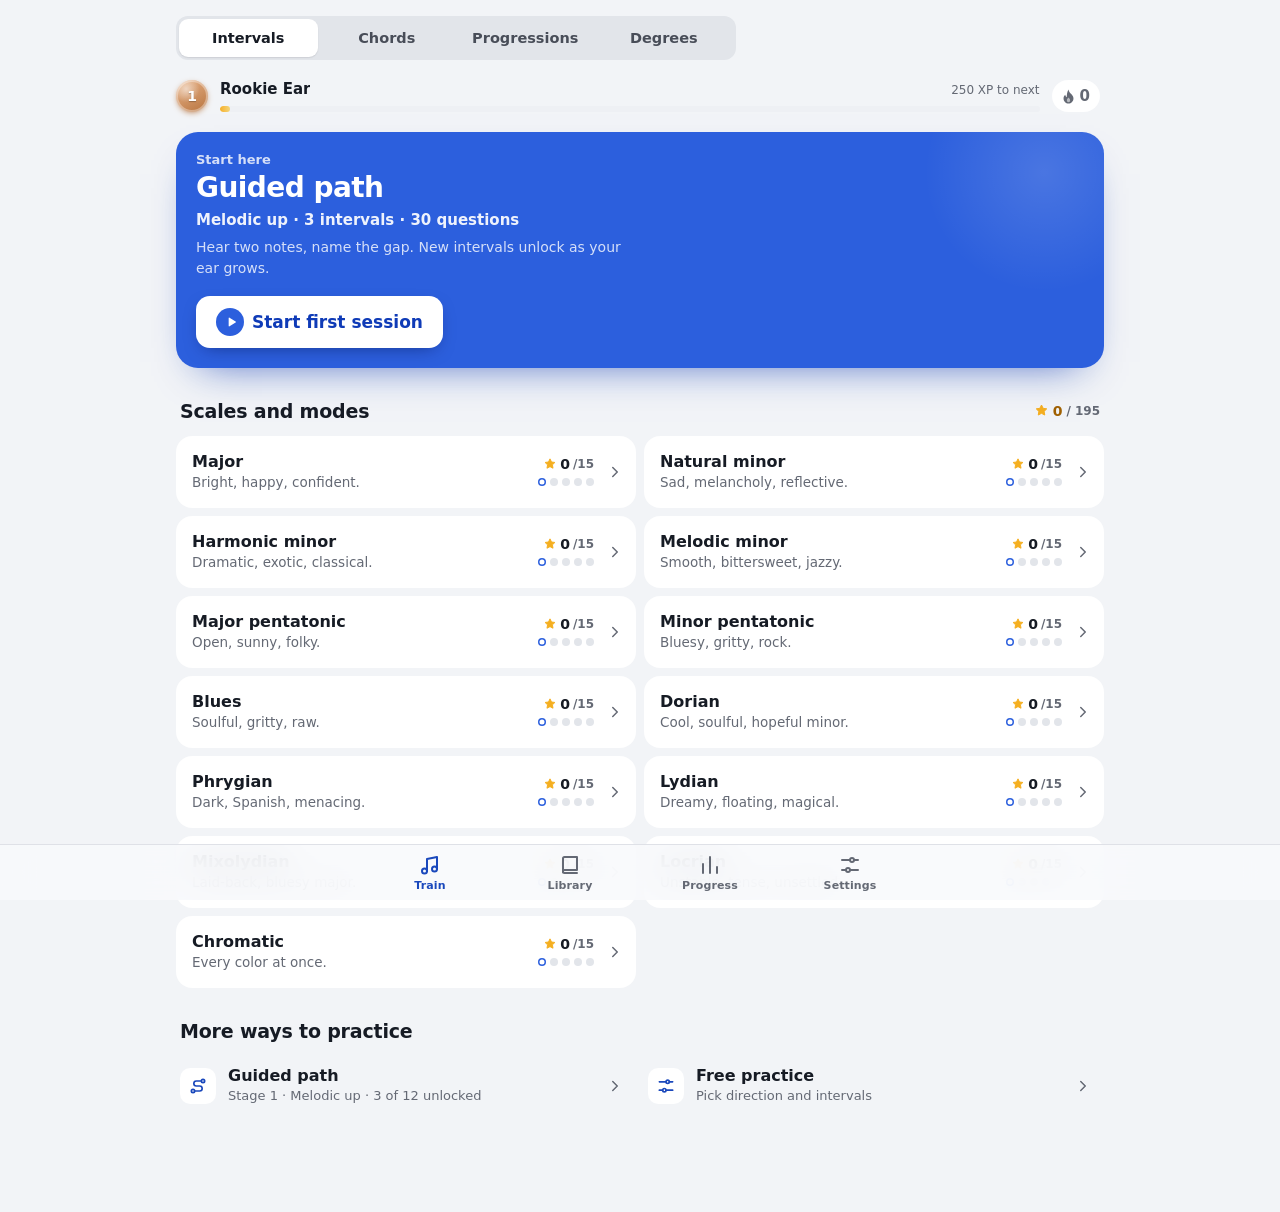
<file: index.html>
<!doctype html>
<html lang="en-US">
<head>
  <meta charset="utf-8">
  <meta name="viewport" content="width=device-width, initial-scale=1, viewport-fit=cover">
  <meta name="color-scheme" content="light dark">
  <meta name="theme-color" content="#f6f7fb" media="(prefers-color-scheme: light)">
  <meta name="theme-color" content="#0e1016" media="(prefers-color-scheme: dark)">
  <meta name="description" content="Ear training for guitarists: intervals, chords, chord progressions and scale degrees, with levels, ranks and achievements.">
  <meta name="apple-mobile-web-app-capable" content="yes">
  <meta name="mobile-web-app-capable" content="yes">
  <meta name="apple-mobile-web-app-status-bar-style" content="default">
  <meta name="apple-mobile-web-app-title" content="Intervals">
  <meta name="format-detection" content="telephone=no">
  <title>Intervals</title>
  <link rel="manifest" href="manifest.webmanifest">
  <link rel="icon" href="icons/icon.svg" type="image/svg+xml">
  <link rel="icon" href="icons/favicon-32.png" type="image/png" sizes="32x32">
  <link rel="apple-touch-icon" href="icons/apple-touch-icon.png">
  <link rel="stylesheet" href="styles.css">
</head>
<body>
  <main id="app" class="wrap" tabindex="-1"></main>

  <nav class="tabbar" aria-label="Main">
    <div class="tabbar-inner">
      <button class="tab" type="button" data-action="tab" data-tab="train">
        <svg viewBox="0 0 24 24" fill="none" stroke="currentColor" stroke-width="2" stroke-linecap="round" stroke-linejoin="round" aria-hidden="true"><path d="M9 18V6l10-2v12"/><circle cx="6.5" cy="18" r="2.5"/><circle cx="16.5" cy="16" r="2.5"/></svg>
        <span>Train</span>
      </button>
      <button class="tab" type="button" data-action="tab" data-tab="library">
        <svg viewBox="0 0 24 24" fill="none" stroke="currentColor" stroke-width="2" stroke-linecap="round" stroke-linejoin="round" aria-hidden="true"><path d="M5 19.5V5.5A1.5 1.5 0 0 1 6.5 4H19v13H6.5A1.5 1.5 0 0 0 5 18.5 1.5 1.5 0 0 0 6.5 20H19"/></svg>
        <span>Library</span>
      </button>
      <button class="tab" type="button" data-action="tab" data-tab="progress">
        <svg viewBox="0 0 24 24" fill="none" stroke="currentColor" stroke-width="2" stroke-linecap="round" stroke-linejoin="round" aria-hidden="true"><path d="M5 20V11M12 20V4M19 20v-6"/></svg>
        <span>Progress</span>
      </button>
      <button class="tab" type="button" data-action="tab" data-tab="settings">
        <svg viewBox="0 0 24 24" fill="none" stroke="currentColor" stroke-width="2" stroke-linecap="round" stroke-linejoin="round" aria-hidden="true"><path d="M4 7h8M16 7h4M4 17h4M12 17h8"/><circle cx="14" cy="7" r="2"/><circle cx="10" cy="17" r="2"/></svg>
        <span>Settings</span>
      </button>
    </div>
  </nav>

  <div class="toast" id="toast" role="status" aria-live="polite"></div>

  <script src="data/anchors.js"></script>
  <script src="audio.js"></script>
  <script src="sfx.js"></script>
  <script src="engine.js"></script>
  <script src="chords.js"></script>
  <script src="fretboard.js"></script>
  <script src="harmony.js"></script>
  <script src="progressions.js"></script>
  <script src="degrees.js"></script>
  <script src="app.js"></script>
</body>
</html>
</file>
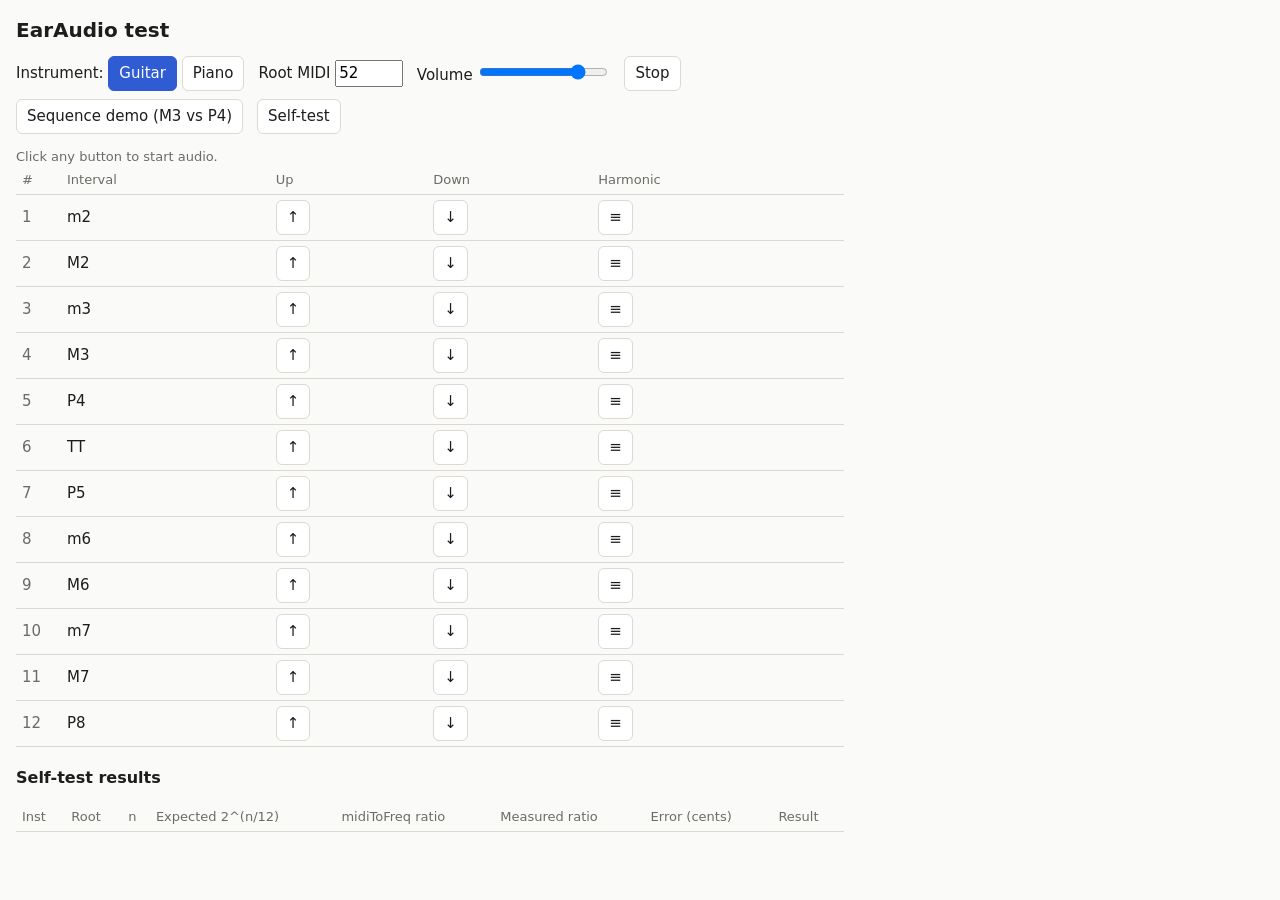
<file: audio-test.html>
<!doctype html>
<html lang="en">
<head>
<meta charset="utf-8">
<meta name="viewport" content="width=device-width, initial-scale=1">
<title>EarAudio Test</title>
<style>
  :root { --bg:#fafaf8; --fg:#1d1d1b; --mut:#6b6b66; --line:#ddd9d0; --btn:#fff; --acc:#2f5bd3; --ok:#1d7a3a; --bad:#b3261e; }
  @media (prefers-color-scheme: dark) {
    :root { --bg:#161615; --fg:#ecebe6; --mut:#9a9890; --line:#34332f; --btn:#22221f; --acc:#7b9cff; --ok:#5bc27a; --bad:#ff7a6e; }
  }
  * { box-sizing: border-box; }
  body { margin:0; padding:16px; background:var(--bg); color:var(--fg); font:15px/1.4 system-ui,-apple-system,sans-serif; max-width:860px; }
  h1 { font-size:20px; margin:0 0 12px; }
  .bar { display:flex; flex-wrap:wrap; gap:8px 14px; align-items:center; margin-bottom:14px; }
  button { font:inherit; padding:6px 10px; border:1px solid var(--line); background:var(--btn); color:var(--fg); border-radius:6px; cursor:pointer; }
  button:hover { border-color:var(--acc); }
  button.on { background:var(--acc); color:#fff; border-color:var(--acc); }
  table { border-collapse:collapse; width:100%; }
  td, th { padding:5px 6px; border-bottom:1px solid var(--line); text-align:left; }
  th { color:var(--mut); font-weight:500; font-size:13px; }
  td.n { color:var(--mut); width:3em; }
  .pass { color:var(--ok); font-weight:600; } .fail { color:var(--bad); font-weight:600; }
  #status { color:var(--mut); font-size:13px; }
  .wrap { overflow-x:auto; }
  input[type=number] { width:4.5em; font:inherit; }
</style>
</head>
<body>
<h1>EarAudio test</h1>
<div class="bar">
  <span>Instrument:
    <button id="i-guitar" class="on">Guitar</button>
    <button id="i-piano">Piano</button>
  </span>
  <label>Root MIDI <input id="root" type="number" min="40" max="64" value="52"></label>
  <label>Volume <input id="vol" type="range" min="0" max="1" step="0.01" value="0.8"></label>
  <button id="stop">Stop</button>
  <button id="seq">Sequence demo (M3 vs P4)</button>
  <button id="selftest">Self-test</button>
</div>
<div id="status">Click any button to start audio.</div>
<div class="wrap">
<table id="grid"><thead><tr><th>#</th><th>Interval</th><th>Up</th><th>Down</th><th>Harmonic</th></tr></thead><tbody></tbody></table>
</div>
<h2 style="font-size:16px;margin-top:20px">Self-test results</h2>
<div class="wrap"><table id="results"><thead><tr>
  <th>Inst</th><th>Root</th><th>n</th><th>Expected 2^(n/12)</th><th>midiToFreq ratio</th><th>Measured ratio</th><th>Error (cents)</th><th>Result</th>
</tr></thead><tbody></tbody></table></div>

<script src="audio.js"></script>
<script>
(function () {
  var NAMES = ['m2','M2','m3','M3','P4','TT','P5','m6','M6','m7','M7','P8'];
  var status = document.getElementById('status');
  function rootMidi() { return Math.max(40, Math.min(64, parseInt(document.getElementById('root').value, 10) || 52)); }

  var tbody = document.querySelector('#grid tbody');
  NAMES.forEach(function (name, i) {
    var n = i + 1, tr = document.createElement('tr');
    tr.innerHTML = '<td class="n">' + n + '</td><td>' + name + '</td>';
    ['up','down','harmonic'].forEach(function (mode) {
      var td = document.createElement('td'), b = document.createElement('button');
      b.textContent = mode === 'up' ? '↑' : mode === 'down' ? '↓' : '≡';
      b.title = name + ' ' + mode;
      b.onclick = function () {
        EarAudio.stop();
        status.textContent = 'Playing ' + name + ' ' + mode + ' on ' + EarAudio.getInstrument() + '…';
        EarAudio.playInterval(rootMidi(), n, mode).then(function (done) {
          status.textContent = done ? 'Done: ' + name + ' ' + mode : 'Stopped';
        }).catch(function (e) { status.textContent = 'Error: ' + e.message; console.error(e); });
      };
      td.appendChild(b); tr.appendChild(td);
    });
    tbody.appendChild(tr);
  });

  function setInst(name) {
    EarAudio.setInstrument(name);
    document.getElementById('i-guitar').classList.toggle('on', name === 'guitar');
    document.getElementById('i-piano').classList.toggle('on', name === 'piano');
  }
  document.getElementById('i-guitar').onclick = function () { setInst('guitar'); EarAudio.init(); };
  document.getElementById('i-piano').onclick = function () { setInst('piano'); EarAudio.init(); };
  document.getElementById('stop').onclick = function () { EarAudio.stop(); };
  document.getElementById('vol').oninput = function (e) { EarAudio.setVolume(parseFloat(e.target.value)); };
  document.getElementById('seq').onclick = function () {
    EarAudio.stop();
    status.textContent = 'Sequence: your answer (M3 up) then correct (P4 up)…';
    EarAudio.playSequence([
      { rootMidi: rootMidi(), semitones: 4, mode: 'up' },
      { rootMidi: rootMidi(), semitones: 5, mode: 'up' }
    ], 0.6).then(function (done) { status.textContent = done ? 'Sequence done' : 'Sequence stopped'; });
  };

  // ---- pitch measurement: YIN coarse estimate, then windowed DFT peak refinement on partial 1
  function yin(x, sr, fmin, fmax) {
    var maxLag = Math.floor(sr / fmin), minLag = Math.floor(sr / fmax), W = maxLag * 2;
    var d = new Float64Array(maxLag + 2), i, tau;
    for (tau = 1; tau <= maxLag + 1; tau++) {
      var s = 0; for (i = 0; i < W; i++) { var df = x[i] - x[i + tau]; s += df * df; } d[tau] = s;
    }
    var run = 0, cm = new Float64Array(maxLag + 2); cm[0] = 1;
    for (tau = 1; tau <= maxLag + 1; tau++) { run += d[tau]; cm[tau] = d[tau] * tau / (run || 1); }
    var best = -1;
    for (tau = minLag; tau <= maxLag; tau++) {
      if (cm[tau] < 0.15) { while (tau + 1 <= maxLag && cm[tau + 1] < cm[tau]) tau++; best = tau; break; }
    }
    if (best < 0) { var mv = Infinity; for (tau = minLag; tau <= maxLag; tau++) if (cm[tau] < mv) { mv = cm[tau]; best = tau; } }
    var a = cm[best - 1], b = cm[best], c = cm[best + 1], den = a - 2 * b + c;
    var t = best + (den ? 0.5 * (a - c) / den : 0);
    return sr / t;
  }
  function dftMag(x, sr, f) {
    var re = 0, im = 0, w = 2 * Math.PI * f / sr, N = x.length;
    for (var i = 0; i < N; i++) {
      var h = 0.5 - 0.5 * Math.cos(2 * Math.PI * i / (N - 1));
      re += x[i] * h * Math.cos(w * i); im -= x[i] * h * Math.sin(w * i);
    }
    return re * re + im * im;
  }
  function refine(x, sr, f0) {
    // search ±40 cents in 1-cent steps, then ±1 cent in 0.05-cent steps
    var best = f0, bm = -1, c, f, m;
    for (c = -40; c <= 40; c += 1) { f = f0 * Math.pow(2, c / 1200); m = dftMag(x, sr, f); if (m > bm) { bm = m; best = f; } }
    var base = best; bm = -1;
    for (c = -1; c <= 1.0001; c += 0.05) { f = base * Math.pow(2, c / 1200); m = dftMag(x, sr, f); if (m > bm) { bm = m; best = f; } }
    return best;
  }
  function measure(inst, midi, sr) {
    var data = EarAudio._renderNote(inst, midi, sr);
    var seg = data.subarray(Math.floor(0.08 * sr), Math.floor(0.08 * sr) + Math.floor(0.5 * sr));
    var coarse = yin(seg, sr, 60, 900);
    return refine(seg, sr, coarse);
  }

  document.getElementById('selftest').onclick = function () {
    EarAudio.init();
    status.textContent = 'Running self-test…';
    var rb = document.querySelector('#results tbody'); rb.innerHTML = '';
    setTimeout(function () {
      var sr = 48000, TOL = 2.0, pass = 0, total = 0, rows = [];
      ['guitar', 'piano'].forEach(function (inst) {
        [45, 64].forEach(function (root) {
          var fr = measure(inst, root, sr);
          for (var n = 1; n <= 12; n++) {
            var expected = Math.pow(2, n / 12);
            var theo = EarAudio.midiToFreq(root + n) / EarAudio.midiToFreq(root);
            var meas = measure(inst, root + n, sr) / fr;
            var cents = 1200 * Math.log2(meas / expected);
            var ok = Math.abs(cents) < TOL && Math.abs(theo - expected) < 1e-9;
            total++; if (ok) pass++;
            rows.push({ inst: inst, root: root, n: n, expected: +expected.toFixed(6), midiToFreq: +theo.toFixed(6), measured: +meas.toFixed(6), cents: +cents.toFixed(3), pass: ok });
            var tr = document.createElement('tr');
            tr.innerHTML = '<td>' + inst + '</td><td>' + root + '</td><td>' + n + ' ' + NAMES[n - 1] + '</td><td>' + expected.toFixed(6) +
              '</td><td>' + theo.toFixed(6) + '</td><td>' + meas.toFixed(6) + '</td><td>' + cents.toFixed(3) +
              '</td><td class="' + (ok ? 'pass' : 'fail') + '">' + (ok ? 'PASS' : 'FAIL') + '</td>';
            rb.appendChild(tr);
          }
        });
      });
      console.table(rows);
      var a4 = EarAudio.midiToFreq(69);
      console.log('midiToFreq(69) =', a4, a4 === 440 ? 'PASS' : 'FAIL');
      console.log('EarAudio self-test: ' + pass + '/' + total + ' passed (tolerance ±' + TOL + ' cents on rendered audio)');
      status.textContent = 'Self-test: ' + pass + '/' + total + ' passed (A4 = ' + a4 + ' Hz). Tolerance ±' + TOL + ' cents, measured from rendered audio.';
      window.__selfTest = { pass: pass, total: total, rows: rows };
    }, 30);
  };
})();
</script>
</body>
</html>
</file>
<file: styles.css>
/* Ear trainer: calm iOS-style skin. System type, borderless grouped surfaces, one cobalt accent + gold for stars and XP.
   Light and dark follow the system (prefers-color-scheme). Spacing scale: 4 / 8 / 12 / 16 / 24 / 32. */

:root {
  --bg: oklch(0.966 0.005 265);
  --surface: oklch(1 0 0);
  --surface-2: oklch(0.955 0.006 265);
  --surface-3: oklch(0.92 0.008 265);
  --line: oklch(0.91 0.008 265);
  --ink: oklch(0.22 0.02 265);
  --ink-2: oklch(0.42 0.02 265);
  --ink-3: oklch(0.52 0.018 265);
  --accent: oklch(0.53 0.2 264);
  --accent-press: oklch(0.47 0.2 264);
  --accent-2: oklch(0.72 0.14 245);
  --accent-soft: oklch(0.94 0.035 264);
  --accent-ink: oklch(0.45 0.19 264);
  --on-accent: #fff;
  --gold: oklch(0.8 0.16 78);
  --gold-2: oklch(0.88 0.12 92);
  --gold-ink: oklch(0.55 0.13 70);
  --gold-soft: oklch(0.95 0.05 88);
  --ok: oklch(0.62 0.16 152);
  --ok-ink: oklch(0.48 0.13 152);
  --ok-soft: oklch(0.95 0.04 152);
  --bad: oklch(0.6 0.19 25);
  --bad-ink: oklch(0.5 0.18 25);
  --bad-soft: oklch(0.95 0.03 25);
  --flame: oklch(0.7 0.18 50);
  --wood: #6e4c37;
  --shadow-1: 0 1px 2px oklch(0.2 0.02 265 / 0.06), 0 1px 1px oklch(0.2 0.02 265 / 0.04);
  --shadow-2: 0 2px 6px oklch(0.2 0.02 265 / 0.06), 0 10px 28px oklch(0.2 0.02 265 / 0.08);
  --bar-bg: oklch(0.985 0.003 265 / 0.86);
  --tabbar-h: 56px;
  --r: 16px;
  --r-lg: 22px;
  --f-ui: -apple-system, BlinkMacSystemFont, "SF Pro Text", "SF Pro", Inter, "Segoe UI", Roboto, system-ui, sans-serif;
  --f-round: ui-rounded, "SF Pro Rounded", -apple-system, BlinkMacSystemFont, "SF Pro Display", Inter, "Segoe UI", system-ui, sans-serif;
  --ease: cubic-bezier(0.22, 1, 0.36, 1);
  --ease-out: cubic-bezier(0.16, 1, 0.3, 1);
  --sat: env(safe-area-inset-top, 0px);
  --sab: env(safe-area-inset-bottom, 0px);
  --sal: env(safe-area-inset-left, 0px);
  --sar: env(safe-area-inset-right, 0px);
  --z-bar: 30;
  --z-sticky: 20;
  --z-modal: 45;
  --z-confetti: 48;
  --z-toast: 50;
  color-scheme: light dark;
}
@media (prefers-color-scheme: dark) {
  :root {
    --bg: oklch(0.16 0.01 265);
    --surface: oklch(0.205 0.012 265);
    --surface-2: oklch(0.245 0.014 265);
    --surface-3: oklch(0.29 0.016 265);
    --line: oklch(0.28 0.014 265);
    --ink: oklch(0.96 0.005 265);
    --ink-2: oklch(0.8 0.012 265);
    --ink-3: oklch(0.68 0.014 265);
    --accent: oklch(0.6 0.19 264);
    --accent-press: oklch(0.55 0.19 264);
    --accent-2: oklch(0.75 0.13 245);
    --accent-soft: oklch(0.3 0.07 264);
    --accent-ink: oklch(0.8 0.11 264);
    --gold-ink: oklch(0.85 0.14 85);
    --gold-soft: oklch(0.32 0.06 80);
    --ok-ink: oklch(0.8 0.15 152);
    --ok-soft: oklch(0.3 0.06 152);
    --bad-ink: oklch(0.78 0.14 25);
    --bad-soft: oklch(0.31 0.07 25);
    --wood: #563a2a;
    --shadow-1: 0 1px 2px oklch(0 0 0 / 0.3);
    --shadow-2: 0 2px 6px oklch(0 0 0 / 0.25), 0 12px 32px oklch(0 0 0 / 0.35);
    --bar-bg: oklch(0.19 0.012 265 / 0.86);
  }
}

*, *::before, *::after { box-sizing: border-box; }
html { -webkit-text-size-adjust: 100%; -webkit-tap-highlight-color: transparent; }
body {
  margin: 0; min-height: 100vh; min-height: 100dvh;
  font: 400 16px/1.45 var(--f-ui); color: var(--ink); background: var(--bg);
  -webkit-font-smoothing: antialiased; -moz-osx-font-smoothing: grayscale;
  overscroll-behavior-y: none;
}
h1, h2, h3, p { margin: 0; }
ul, ol { margin: 0; padding: 0; list-style: none; }
button { font: inherit; color: inherit; background: none; border: 0; padding: 0; cursor: pointer; text-align: inherit; }
button, .btn, .seg label, .cell-toggle, .lvl-btn { touch-action: manipulation; -webkit-user-select: none; user-select: none; -webkit-touch-callout: none; }
button:disabled { cursor: default; }
svg { display: block; }
img { display: block; }
:focus-visible { outline: 2px solid var(--accent); outline-offset: 2px; border-radius: 8px; }
.num { font-variant-numeric: tabular-nums; }
.muted { color: var(--ink-3); }
[hidden] { display: none !important; }
.sr-only { position: absolute; width: 1px; height: 1px; overflow: hidden; clip: rect(0 0 0 0); white-space: nowrap; }
kbd {
  display: inline-flex; align-items: center; justify-content: center; min-width: 22px; height: 22px; padding: 0 6px;
  font: 600 12px/1 var(--f-ui); color: var(--ink-2); background: var(--surface-2); border: 1px solid var(--line); border-radius: 6px;
}
.kbd-desk { display: none; }
@media (hover: none) and (pointer: coarse) { kbd, .kbd-desk, .answer-key { display: none !important; } .kbd-touch { display: inline; } }
@media (hover: hover) and (pointer: fine) { .kbd-desk { display: inline-flex; } .kbd-touch { display: none; } }

.icon-btn { width: 40px; height: 40px; display: grid; place-items: center; border-radius: 12px; color: var(--ink-2); transition: background-color 0.15s; }
.icon-btn svg { width: 22px; height: 22px; }
@media (hover: hover) { .icon-btn:hover { background: var(--surface-2); } }
.icon-btn:active { background: var(--surface-3); }

/* ---------------------------------------------------------------- layout */
.wrap {
  max-width: 720px; margin: 0 auto;
  padding: calc(16px + var(--sat)) max(16px, var(--sar)) calc(48px + var(--sab)) max(16px, var(--sal));
  outline: none;
}
body.has-tabs .wrap { padding-bottom: calc(var(--tabbar-h) + var(--sab) + 40px); }
body[data-view="train"] .wrap, body[data-view="progress"] .wrap { max-width: 960px; }
.screen > * + * { margin-top: 16px; }
.animate .screen > * { animation: rise 0.45s var(--ease-out) backwards; }
.animate .screen > :nth-child(2) { animation-delay: 0.03s; }
.animate .screen > :nth-child(3) { animation-delay: 0.06s; }
.animate .screen > :nth-child(4) { animation-delay: 0.09s; }
.animate .screen > :nth-child(n+5) { animation-delay: 0.12s; }
@keyframes rise { from { opacity: 0.35; transform: translateY(8px); } }

h1 { font: 700 28px/1.15 var(--f-round); letter-spacing: -0.02em; text-wrap: balance; }
@media (min-width: 760px) { h1 { font-size: 34px; } }
.lede { color: var(--ink-2); font-size: 16px; max-width: 60ch; text-wrap: pretty; }
.kicker { font: 600 13px/1.3 var(--f-ui); color: var(--accent-ink); }
.title-block { margin-top: 8px; }
.title-block > * + * { margin-top: 8px; }

.back {
  display: inline-flex; align-items: center; gap: 2px; height: 36px; padding: 0 12px 0 4px; margin-left: -4px;
  border-radius: 10px; color: var(--accent-ink); font-weight: 600; font-size: 15px;
}
.back svg { width: 20px; height: 20px; }
@media (hover: hover) { .back:hover { background: var(--accent-soft); } }

/* ---------------------------------------------------------------- buttons */
.btn {
  display: inline-flex; align-items: center; justify-content: center; gap: 8px;
  height: 48px; padding: 0 20px; border-radius: 14px;
  font: 600 16px/1 var(--f-ui); white-space: nowrap;
  transition: background-color 0.15s, transform 0.15s var(--ease), box-shadow 0.15s;
}
.btn svg { width: 18px; height: 18px; flex: none; }
.btn:active:not(:disabled) { transform: scale(0.98); }
.btn-lg { height: 52px; font-size: 17px; }
.btn-xl { height: 56px; font-size: 17px; padding: 0 24px; }
.btn-primary { background: var(--accent); color: var(--on-accent); box-shadow: 0 1px 2px oklch(0.3 0.15 264 / 0.25), 0 6px 16px -6px oklch(0.45 0.2 264 / 0.5); }
@media (hover: hover) { .btn-primary:hover:not(:disabled) { background: var(--accent-press); } }
.btn-primary:disabled { background: var(--surface-3); color: var(--ink-3); box-shadow: none; }
.btn-plain { background: var(--surface-2); color: var(--ink); }
@media (hover: hover) { .btn-plain:hover { background: var(--surface-3); } }
.btn-tinted { background: var(--accent-soft); color: var(--accent-ink); }
.btn-tinted.is-ok { background: var(--ok-soft); color: var(--ok-ink); }
.btn-tinted.is-bad { background: var(--bad-soft); color: var(--bad-ink); }
.btn-ic { display: grid; place-items: center; width: 28px; height: 28px; border-radius: 50%; background: oklch(1 0 0 / 0.2); }
.btn-ic svg { width: 14px; height: 14px; margin-left: 2px; }
.btn.is-playing { box-shadow: inset 0 0 0 2px currentColor; }
.pill-btn {
  display: inline-flex; align-items: center; gap: 8px; height: 40px; padding: 0 14px;
  border-radius: 999px; background: var(--surface); border: 1px solid var(--line); box-shadow: var(--shadow-1);
  font-weight: 600; font-size: 14px; color: var(--ink);
}
.pill-btn.small { height: 36px; padding: 0 12px; }
.pill-btn svg { width: 18px; height: 18px; color: var(--accent); }
@media (hover: hover) { .pill-btn:hover { background: var(--surface-2); } }
.link { color: var(--accent-ink); font-weight: 600; font-size: 14px; padding: 4px 6px; border-radius: 8px; }
@media (hover: hover) { .link:hover { background: var(--accent-soft); } }

/* ---------------------------------------------------------------- grouped lists */
.group { background: var(--surface); border-radius: var(--r); overflow: hidden; }
.group-label {
  display: flex; align-items: baseline; justify-content: space-between; gap: 12px;
  margin: 28px 4px 10px; font: 650 16px/1.3 var(--f-round); letter-spacing: -0.005em;
}
.screen > .group-label { margin-bottom: 0; }
.screen > .group-label + * { margin-top: 10px; }
.group-aside { font: 500 13px var(--f-ui); color: var(--ink-3); }
.group-tools { display: flex; gap: 4px; }
.group-foot { margin: 8px 4px 0; font-size: 13px; color: var(--ink-3); text-wrap: pretty; }
.screen > .group-foot { margin-top: 8px; }
.group-foot.warn { color: var(--bad-ink); }
.cell {
  display: flex; align-items: center; gap: 12px; width: 100%;
  min-height: 54px; padding: 12px 16px; position: relative;
}
.cell + .cell, .lib-item + .lib-item { box-shadow: inset 0 1px 0 var(--line); }
.cell + .cell { border: 0; }
.cell-btn { transition: background-color 0.12s; }
@media (hover: hover) { .cell-btn:hover { background: var(--surface-2); } }
.cell-btn:active { background: var(--surface-3); }
.cell-text { display: flex; flex-direction: column; min-width: 0; flex: 1; }
.cell-title { font-weight: 550; font-size: 16px; line-height: 1.3; }
.cell > .cell-title { flex: 1; min-width: 0; }
.cell-sub { font-size: 13px; color: var(--ink-3); line-height: 1.35; }
.cell-value { margin-left: auto; color: var(--ink-2); font-size: 15px; display: inline-flex; align-items: center; gap: 4px; white-space: nowrap; }
.cell-value small { color: var(--ink-3); font-size: 12px; }
.cell-value svg { width: 16px; height: 16px; }
.chev { width: 18px; height: 18px; color: var(--ink-3); flex: none; }
.lock-ic svg { width: 18px; height: 18px; color: var(--ink-3); }
.badge {
  flex: none; display: inline-flex; align-items: center; justify-content: center; min-width: 44px; height: 28px; padding: 0 8px;
  border-radius: 8px; background: var(--accent-soft); color: var(--accent-ink);
  font: 700 14px/1 var(--f-round); font-variant-numeric: tabular-nums;
}
.badge.is-ghost { background: transparent; box-shadow: inset 0 0 0 1.5px var(--line); color: var(--ink-3); }
.mini-play { display: grid; place-items: center; width: 32px; height: 32px; border-radius: 50%; background: var(--accent-soft); color: var(--accent-ink); flex: none; }
.mini-play svg { width: 14px; height: 14px; margin-left: 2px; }
.cell-btn.is-playing .mini-play { background: var(--accent); color: var(--on-accent); }
.chips { display: flex; flex-wrap: wrap; gap: 6px; }
.chip { display: inline-flex; align-items: center; height: 24px; padding: 0 8px; border-radius: 999px; background: var(--surface-2); color: var(--ink-2); font: 600 12px/1 var(--f-ui); }
.pill { display: inline-flex; align-items: center; height: 24px; padding: 0 10px; border-radius: 999px; background: var(--surface-2); color: var(--ink-3); font: 600 12px/1 var(--f-ui); }
.pill.is-on { background: var(--accent-soft); color: var(--accent-ink); }
.pill.is-ok { background: var(--ok-soft); color: var(--ok-ink); }
.tag { display: inline-flex; margin-left: 8px; height: 20px; padding: 0 8px; align-items: center; border-radius: 999px; background: var(--gold-soft); color: var(--gold-ink); font: 600 11px/1 var(--f-ui); vertical-align: middle; }
.sub-label { margin: 16px 0 8px; font: 600 13px var(--f-ui); color: var(--ink-3); }

.tile-unused { display: grid; place-items: center; width: 36px; height: 36px; border-radius: 10px; color: #fff; flex: none; }
.tile svg { width: 20px; height: 20px; }
.t-accent { background: var(--accent); }
.t-gold { background: linear-gradient(160deg, var(--gold-2), var(--gold)); color: oklch(0.35 0.08 70); }
.t-blue { background: oklch(0.65 0.13 230); }
.t-gray { background: oklch(0.55 0.02 265); }
.gold-num svg { color: var(--gold); }

/* rank card */
.rank-card { background: var(--surface); border-radius: var(--r-lg); padding: 18px; }
.rank-top { display: flex; align-items: center; gap: 14px; width: 100%; border-radius: 14px; }
.rank-text { display: flex; flex-direction: column; flex: 1; min-width: 0; }
.rank-k { font-size: 13px; color: var(--ink-3); font-weight: 500; }
.rank-name { font: 700 24px/1.15 var(--f-round); letter-spacing: -0.015em; }
.rank-card .xpbar { margin-top: 16px; }

.rank-badge {
  --c1: #e8b48a; --c2: #b8743f;
  position: relative; flex: none; display: grid; place-items: center;
  width: 36px; height: 36px; border-radius: 50%;
  background: radial-gradient(circle at 32% 28%, oklch(1 0 0 / 0.55), transparent 42%), linear-gradient(150deg, var(--c1), var(--c2));
  box-shadow: inset 0 0 0 2px oklch(1 0 0 / 0.35), 0 2px 6px -2px var(--c2);
  color: #fff; font: 800 15px/1 var(--f-round); text-shadow: 0 1px 1px oklch(0 0 0 / 0.25);
}
.rank-badge.t-silver { --c1: #dfe5ee; --c2: #8592a8; }
.rank-badge.t-gold { --c1: #ffe08a; --c2: #d99a12; }
.rank-badge.t-maestro { --c1: oklch(0.7 0.17 290); --c2: oklch(0.45 0.2 270); box-shadow: inset 0 0 0 2.5px var(--gold-2), 0 4px 14px -4px oklch(0.45 0.2 270); }
.rank-badge.sm { width: 32px; height: 32px; font-size: 14px; }
.rank-badge.lg { width: 60px; height: 60px; font-size: 24px; }
.rank-badge.xl { width: 112px; height: 112px; font-size: 46px; box-shadow: inset 0 0 0 4px oklch(1 0 0 / 0.35), 0 16px 40px -12px var(--c2); }

.xpbar { height: 10px; border-radius: 999px; background: var(--surface-2); overflow: hidden; }
.xpbar > span {
  display: block; height: 100%; border-radius: inherit; min-width: 10px;
  width: calc(var(--p, 0) * 100%);
  background: linear-gradient(90deg, var(--gold), var(--gold-2));
  animation: bar-fill 1.1s var(--ease-out) 0.25s backwards;
}
@keyframes bar-fill { from { width: calc(var(--from, 0) * 100%); } }
.xp-line { display: flex; justify-content: space-between; gap: 12px; margin-top: 8px; font-size: 13px; color: var(--ink-3); }
.xp-line > span:first-child { color: var(--ink-2); font-weight: 600; }

.today { display: grid; grid-template-columns: repeat(3, minmax(0, 1fr)); gap: 8px; margin-top: 16px; padding-top: 16px; border-top: 1px solid var(--line); }
.today-item { display: flex; align-items: center; gap: 10px; min-width: 0; }
.today-text { display: flex; flex-direction: column; min-width: 0; }
.today-v { font: 700 18px/1.1 var(--f-round); }
.today-v small { font-size: 12px; color: var(--ink-3); font-weight: 600; }
.today-l { font-size: 12px; color: var(--ink-3); line-height: 1.25; }
.today-ic { display: grid; place-items: center; width: 40px; height: 40px; border-radius: 50%; background: var(--surface-2); color: var(--ink-3); flex: none; }
.today-ic svg { width: 20px; height: 20px; }
.today-ic.flame.is-lit { color: var(--flame); background: color-mix(in srgb, var(--flame) 15%, transparent); }
.today-ic.gold { color: var(--gold); background: var(--gold-soft); }
.flame-core { fill: oklch(1 0 0 / 0.55); }
.ring { width: 40px; height: 40px; flex: none; transform: rotate(-90deg); }
.ring circle { fill: none; stroke-width: 5; }
.ring-bg { stroke: var(--surface-2); }
.ring-fg { stroke: var(--accent); stroke-linecap: round; stroke-dasharray: 100; stroke-dashoffset: calc(100 - var(--p, 0)); animation: ring-in 1.2s var(--ease-out) 0.2s backwards; }
.ring.is-done .ring-fg { stroke: var(--ok); }
@keyframes ring-in { from { stroke-dashoffset: 100; } }
@media (max-width: 380px) { .today { gap: 4px; } .today-item { gap: 7px; } .ring, .today-ic { width: 34px; height: 34px; } }

/* unlock meters */
.unlock-head .cell-title { flex: 1; }
.unlock-head > svg { width: 18px; height: 18px; color: var(--ink-3); }
.meter { flex-direction: column; align-items: stretch; gap: 8px; }
.meter-top { display: flex; justify-content: space-between; gap: 12px; font-size: 14px; color: var(--ink-2); }
.meter-val { display: inline-flex; align-items: center; gap: 4px; font-weight: 600; color: var(--ink); }
.meter-val .goal { font-weight: 500; color: var(--ink-3); font-size: 13px; }
.meter-check svg { width: 16px; height: 16px; color: var(--ok); }
.meter-track { height: 6px; border-radius: 999px; background: var(--surface-2); overflow: hidden; }
.meter-fill { height: 100%; border-radius: inherit; background: var(--accent); transition: width 0.6s var(--ease-out); }
.meter.is-ok .meter-fill { background: var(--ok); }

/* ---------------------------------------------------------------- segmented + checks (free practice, settings) */
.seg { display: flex; padding: 3px; gap: 3px; border-radius: 12px; background: var(--surface-3); }
.seg label { flex: 1; position: relative; }
.seg input { position: absolute; opacity: 0; inset: 0; margin: 0; cursor: pointer; }
.seg span { display: flex; align-items: center; justify-content: center; height: 36px; border-radius: 9px; font-weight: 600; font-size: 14px; color: var(--ink-2); transition: background-color 0.15s, color 0.15s; }
.seg input:checked + span { background: var(--surface); color: var(--ink); box-shadow: var(--shadow-1); }
.seg input:focus-visible + span { outline: 2px solid var(--accent); outline-offset: 1px; }
.cell-check .check { display: grid; place-items: center; width: 24px; height: 24px; border-radius: 50%; box-shadow: inset 0 0 0 1.5px var(--surface-3); color: transparent; flex: none; transition: background-color 0.15s; }
.cell-check .check svg { width: 14px; height: 14px; stroke-width: 3; }
.cell-check.is-on .check { background: var(--accent); box-shadow: none; color: #fff; }
.sticky-actions {
  position: sticky; bottom: calc(var(--tabbar-h) + var(--sab)); z-index: var(--z-sticky); margin-top: 20px;
  padding: 14px 0 12px;
  background: linear-gradient(to bottom, transparent, var(--bg) 30%);
}
.sticky-actions .btn { width: 100%; }
.need-hint { font-size: 13px; color: var(--ink-3); margin-bottom: 10px; text-align: center; }

/* ---------------------------------------------------------------- game modes */
.total-bar { display: flex; align-items: center; gap: 10px; padding: 14px 16px; border-radius: var(--r); background: var(--gold-soft); }
.total-ic svg { width: 22px; height: 22px; color: var(--gold); }
.total-n { font: 700 18px/1 var(--f-round); color: var(--gold-ink); white-space: nowrap; }
.total-n small { font-size: 13px; font-weight: 600; opacity: 0.8; }
.total-track { flex: 1; display: block; height: 8px; border-radius: 999px; background: oklch(1 0 0 / 0.6); overflow: hidden; }
@media (prefers-color-scheme: dark) { .total-track { background: oklch(0 0 0 / 0.25); } }
.total-track > span { display: block; height: 100%; width: calc(var(--p, 0) * 100%); min-width: 4px; border-radius: inherit; background: linear-gradient(90deg, var(--gold), var(--gold-2)); animation: bar-fill 1s var(--ease-out) 0.2s backwards; }
.mode-groups .group-label { margin-top: 24px; }
.mode-row { min-height: 70px; }
.mode-main { display: flex; flex-direction: column; gap: 2px; flex: 1; min-width: 0; }
.mode-name { font-weight: 600; }
.mode-mood { font-size: 13.5px; color: var(--ink-3); line-height: 1.3; }
.mode-side { display: flex; flex-direction: column; align-items: flex-end; gap: 6px; }
.mode-stars { display: inline-flex; align-items: center; gap: 3px; font: 700 15px/1 var(--f-round); color: var(--ink); }
.mode-stars svg { width: 15px; height: 15px; color: var(--gold); }
.mode-stars small { color: var(--ink-3); font-size: 12px; font-weight: 600; }
.mode-stars.big { font-size: 22px; gap: 6px; }
.mode-stars.big svg { width: 22px; height: 22px; }
.mode-stars.big small { font-size: 14px; }
.pips { display: flex; gap: 4px; }
.pip { width: 8px; height: 8px; border-radius: 50%; background: var(--surface-3); }
.pip.open { background: transparent; box-shadow: inset 0 0 0 1.5px var(--accent); }
.pip.s1 { background: color-mix(in srgb, var(--gold) 45%, var(--surface-3)); }
.pip.s2 { background: color-mix(in srgb, var(--gold) 75%, var(--surface-3)); }
.pip.s3 { background: var(--gold); }
.mastered { display: inline-flex; align-items: center; gap: 4px; height: 24px; padding: 0 9px 0 6px; border-radius: 999px; background: linear-gradient(160deg, var(--gold-2), var(--gold)); color: oklch(0.32 0.08 70); font: 700 12px/1 var(--f-ui); }
.mastered svg { width: 14px; height: 14px; stroke-width: 3; }
.mastery { padding: 14px 16px; border-radius: var(--r); background: var(--surface); }
.mastery-top { display: flex; align-items: center; justify-content: space-between; gap: 12px; margin-bottom: 10px; }
.mastery-l { font-size: 13px; color: var(--ink-3); }
.mastery .total-track { background: var(--surface-2); }
.pack .title-block .chips { margin-top: 12px; }

/* level map: vertical path */
.map { display: flex; flex-direction: column; gap: 12px; margin-top: 24px; }
.lvl { position: relative; padding-left: 64px; }
.lvl:not(:last-child)::after {
  content: ""; position: absolute; left: 25px; top: 56px; bottom: -12px; width: 2px; border-radius: 2px; background: var(--line);
}
.lvl.is-done:not(:last-child)::after { background: color-mix(in srgb, var(--gold) 60%, var(--line)); }
.lvl-btn { display: block; width: 100%; text-align: left; }
.lvl-node {
  position: absolute; left: 0; top: 4px; width: 52px; height: 52px; border-radius: 50%;
  display: grid; place-items: center; font: 700 20px/1 var(--f-round);
  background: var(--surface); color: var(--ink-2); box-shadow: inset 0 0 0 2px var(--line), var(--shadow-1);
  transition: transform 0.2s var(--ease);
}
.lvl-node svg { width: 20px; height: 20px; color: var(--ink-3); }
.lvl.is-done .lvl-node { background: var(--gold-soft); color: var(--gold-ink); box-shadow: inset 0 0 0 2px var(--gold); }
.lvl.is-perfect .lvl-node { background: linear-gradient(160deg, var(--gold-2), var(--gold)); color: oklch(0.32 0.08 70); box-shadow: 0 6px 16px -6px var(--gold); }
.lvl.is-next .lvl-node { background: var(--accent); color: #fff; box-shadow: 0 0 0 5px var(--accent-soft); animation: next-glow 2.4s ease-in-out infinite; }
@keyframes next-glow { 50% { box-shadow: 0 0 0 9px color-mix(in srgb, var(--accent-soft) 40%, transparent); } }
.lvl-card {
  display: flex; flex-direction: column; gap: 4px; padding: 14px 16px; border-radius: var(--r);
  background: var(--surface); border: 1px solid transparent;
  transition: background-color 0.12s, border-color 0.12s;
}
.lvl.is-next .lvl-card { border-color: color-mix(in srgb, var(--accent) 45%, var(--line)); }
@media (hover: hover) { .lvl-btn:not(:disabled):hover .lvl-card { background: var(--surface-2); } .lvl-btn:not(:disabled):hover .lvl-node { transform: scale(1.05); } }
.lvl-btn:not(:disabled):active .lvl-card { background: var(--surface-3); }
.lvl-top { display: flex; align-items: center; justify-content: space-between; gap: 12px; }
.lvl-name { font: 650 17px/1.25 var(--f-round); }
.lvl-desc { font-size: 14px; color: var(--ink-2); text-wrap: pretty; }
.lvl-meta { font-size: 13px; color: var(--ink-3); }
.lvl.is-next .lvl-meta { color: var(--accent-ink); font-weight: 600; }
.lvl.is-locked .lvl-card { background: transparent; border-color: var(--line); }
.lvl.is-locked .lvl-name, .lvl.is-locked .lvl-desc { color: var(--ink-3); }
.lvl.is-locked .lvl-node { background: var(--surface-2); box-shadow: none; }

/* stars */
.stars { display: inline-flex; align-items: center; gap: 2px; }
.stars .st svg { width: 18px; height: 18px; color: var(--surface-3); }
.stars .st.on svg { color: var(--gold); }
.stars.big { gap: 6px; align-items: flex-end; }
.stars.big .st svg { width: 52px; height: 52px; }
.stars.big .st:nth-child(2) svg { width: 68px; height: 68px; margin-bottom: 10px; }
.stars.big .st.on svg { filter: drop-shadow(0 6px 10px oklch(0.75 0.16 78 / 0.45)); }
.stars.pop .st.on { animation: star-in 0.55s var(--ease-out) backwards; animation-delay: calc(0.42s + var(--i) * 0.33s); }
@keyframes star-in { 0% { transform: scale(0.3) rotate(-25deg); opacity: 0; } 60% { transform: scale(1.12); opacity: 1; } 100% { transform: scale(1); } }

/* ---------------------------------------------------------------- practice */
.session-bar { display: flex; align-items: center; gap: 12px; margin-left: -8px; }
.session-bar .segbar { flex: 1; min-width: 0; }
.session-title { margin-top: 4px !important; text-align: center; font-size: 13px; color: var(--ink-3); white-space: nowrap; overflow: hidden; text-overflow: ellipsis; }
.segbar { display: flex; gap: 3px; }
.seg-b { flex: 1; height: 6px; border-radius: 3px; background: var(--surface-3); transition: background-color 0.3s; }
.seg-b.ok { background: var(--ok); }
.seg-b.bad { background: var(--bad); }
.seg-b.h { background: var(--gold); }
.seg-b.cur { background: color-mix(in srgb, var(--accent) 55%, var(--surface-3)); }
.session-count { min-width: 44px; text-align: right; font: 700 16px/1 var(--f-round); }
.session-count small { font-size: 12px; color: var(--ink-3); }

.listen {
  display: flex; flex-direction: column; align-items: center; text-align: center; gap: 6px;
  padding: 24px 16px 20px; border-radius: var(--r-lg); background: var(--surface); border: 1px solid transparent;
  transition: background-color 0.4s, border-color 0.4s;
}
.listen.is-ok { border-color: color-mix(in srgb, var(--ok) 45%, var(--line)); background: color-mix(in srgb, var(--ok-soft) 55%, var(--surface)); }
.listen.is-bad { border-color: color-mix(in srgb, var(--bad) 35%, var(--line)); background: color-mix(in srgb, var(--bad-soft) 45%, var(--surface)); }
.combo { display: inline-flex; align-items: center; gap: 3px; height: 22px; padding: 0 8px 0 5px; border-radius: 999px; background: color-mix(in srgb, var(--flame) 14%, transparent); color: var(--flame); font: 700 13px/1 var(--f-round); }
.combo svg { width: 14px; height: 14px; }
.combo.hot { background: var(--gold-soft); color: var(--gold-ink); }
.combo.hot svg { color: var(--flame); }
.combo.bump { animation: bump 0.4s var(--ease-out); }
@keyframes bump { 40% { transform: scale(1.14); } }
.play {
  position: relative; width: 112px; height: 112px; margin: 0 0 10px; border-radius: 50%;
  display: grid; place-items: center; background: var(--accent); color: #fff;
  box-shadow: 0 14px 30px -12px oklch(0.45 0.2 264 / 0.65), inset 0 1px 0 oklch(1 0 0 / 0.2);
  transition: transform 0.2s var(--ease), background-color 0.2s;
}
.play:active { transform: scale(0.96); }
@media (hover: hover) { .play:hover { background: var(--accent-press); } }
.play-face svg { width: 44px; height: 44px; margin-left: 5px; }
.play-wave { position: absolute; inset: 0; border-radius: 50%; pointer-events: none; }
.play.is-playing .play-wave { animation: wave 1.4s var(--ease-out) infinite; }
@keyframes wave { from { box-shadow: 0 0 0 0 color-mix(in srgb, var(--accent) 45%, transparent); } to { box-shadow: 0 0 0 26px transparent; } }
.listen-q { font: 650 20px/1.3 var(--f-round); }
.listen-sub { font-size: 14px; color: var(--ink-3); display: flex; align-items: center; gap: 8px; flex-wrap: wrap; justify-content: center; min-height: 22px; }
.replays-left { display: inline-flex; height: 22px; align-items: center; padding: 0 8px; border-radius: 999px; background: var(--accent-soft); color: var(--accent-ink); font-weight: 600; font-size: 12px; }
.replays-left.is-out { background: var(--surface-2); color: var(--ink-3); }
.tools { display: flex; gap: 20px; justify-content: center; margin-top: 10px; }
.tool { display: flex; flex-direction: column; align-items: center; gap: 4px; min-width: 52px; color: var(--ink-2); border-radius: 12px; padding: 2px; }
.tool-ic { display: grid; place-items: center; width: 44px; height: 44px; border-radius: 50%; background: var(--surface-2); color: var(--accent-ink); transition: background-color 0.15s, transform 0.15s var(--ease); }
.tool-ic svg { width: 20px; height: 20px; }
.tool-l { font-size: 12px; font-weight: 600; }
.tool:active .tool-ic { transform: scale(0.94); }
@media (hover: hover) { .tool:hover .tool-ic { background: var(--accent-soft); } }
.hint-panel { display: flex; flex-direction: column; gap: 8px; }
.hint-note { font-size: 13px; color: var(--ink-3); }

.answers { display: grid; grid-template-columns: repeat(2, minmax(0, 1fr)); gap: 10px; }
@media (min-width: 560px) { .answers { grid-template-columns: repeat(3, minmax(0, 1fr)); } .answers[data-n="4"] { grid-template-columns: repeat(2, minmax(0, 1fr)); } }
@media (min-width: 680px) { .answers[data-n="4"], .answers[data-n="8"] { grid-template-columns: repeat(4, minmax(0, 1fr)); } }
.answer {
  position: relative; display: flex; flex-direction: column; align-items: flex-start; justify-content: center; gap: 3px;
  min-height: 68px; padding: 12px 14px; border-radius: 14px;
  background: var(--surface); border: 1.5px solid transparent;
  transition: background-color 0.18s, border-color 0.18s, opacity 0.25s, transform 0.18s var(--ease);
}
@media (hover: hover) { .answer:hover { border-color: color-mix(in srgb, var(--accent) 40%, var(--line)); } }
.answer:active { transform: scale(0.97); }
.answer-code { font: 700 19px/1 var(--f-round); }
.answer-name { font-size: 13px; color: var(--ink-3); line-height: 1.25; }
.answer-key { display: none !important; position: absolute; top: 10px; right: 10px; }
@media (hover: hover) and (pointer: fine) { .answer-key { display: inline-flex !important; } }
.answer-new { position: absolute; top: 10px; right: 10px; height: 20px; padding: 0 7px; display: inline-flex; align-items: center; border-radius: 999px; background: var(--accent); color: #fff; font: 700 11px/1 var(--f-ui); }
@media (hover: hover) and (pointer: fine) { .answer-new { right: 42px; } }
.answer.is-correct { background: var(--ok-soft); border-color: var(--ok); animation: correct 0.45s var(--ease-out); }
.answer.is-correct .answer-code { color: var(--ok-ink); }
.answer.is-wrong { background: var(--bad-soft); border-color: color-mix(in srgb, var(--bad) 60%, transparent); }
.answers.is-chords { grid-template-columns: repeat(3, minmax(0, 1fr)); gap: 8px; }
.answers.is-chords .answer { min-height: 64px; padding: 10px 10px; }
.answers.is-chords .answer-code { font-size: 17px; }
.answers.is-chords .answer-name { font-size: 12px; }
.answers.is-chords[data-n="3"], .answers.is-chords[data-n="4"] { grid-template-columns: repeat(2, minmax(0, 1fr)); }
.answers.is-chords[data-n="3"] .answer, .answers.is-chords[data-n="4"] .answer { min-height: 72px; padding: 12px 14px; }
@media (min-width: 560px) { .answers.is-chords { grid-template-columns: repeat(4, minmax(0, 1fr)); } .answers.is-chords[data-n="3"] { grid-template-columns: repeat(3, minmax(0, 1fr)); } .answers.is-chords[data-n="4"] { grid-template-columns: repeat(4, minmax(0, 1fr)); } }
.answer.is-wrong .answer-code { color: var(--bad-ink); }
.answer.is-dim { opacity: 0.55; }
.answer.is-playing { box-shadow: 0 0 0 2px var(--accent); }
@keyframes correct { 40% { transform: scale(1.035); } }
.xp-pop {
  position: absolute; top: -10px; right: 10px; height: 22px; padding: 0 8px; display: inline-flex; align-items: center;
  border-radius: 999px; background: var(--gold); color: oklch(0.3 0.08 70); font: 800 12px/1 var(--f-round);
  box-shadow: 0 4px 10px -4px oklch(0.6 0.15 78 / 0.7);
  animation: xp-pop 1.4s var(--ease-out) forwards; pointer-events: none;
}
@keyframes xp-pop { 0% { opacity: 0; transform: translateY(6px) scale(0.8); } 15% { opacity: 1; transform: none; } 75% { opacity: 1; } 100% { opacity: 0; transform: translateY(-10px); } }

.next-row { scroll-margin-top: 80px; }
.result { display: flex; align-items: flex-start; gap: 12px; padding: 14px 16px; border-radius: var(--r); }
.result.is-ok { background: var(--ok-soft); }
.result.is-bad { background: var(--bad-soft); }
.result-icon { display: grid; place-items: center; width: 32px; height: 32px; border-radius: 50%; color: #fff; flex: none; }
.result.is-ok .result-icon { background: var(--ok); }
.result.is-bad .result-icon { background: var(--bad); }
.result-icon svg { width: 18px; height: 18px; stroke-width: 2.6; }
.result-title { font: 650 17px/1.3 var(--f-round); }
.result.is-ok .result-title { color: var(--ok-ink); }
.result.is-bad .result-title { color: var(--bad-ink); }
.result-sub { font-size: 14px; color: var(--ink-2); margin-top: 2px; }
.contrast { display: flex; flex-wrap: wrap; gap: 8px; margin-top: 10px; }
.contrast .btn { height: 42px; padding: 0 14px; font-size: 15px; }
.feedback > * + * { margin-top: 16px; }
.unlocked { display: flex; align-items: center; gap: 14px; flex-wrap: wrap; padding: 16px; border-radius: var(--r); background: var(--accent-soft); }
.unlocked-text { flex: 1; min-width: 180px; }
.unlocked-k { font-size: 13px; font-weight: 600; color: var(--accent-ink); }
.unlocked-name { font: 700 20px/1.25 var(--f-round); }
.unlocked-sub { font-size: 14px; color: var(--ink-2); }
.fb-learn { display: grid; gap: 4px; }
.fb-learn .group-label { margin-top: 20px; }
@media (min-width: 760px) { .fb-learn { grid-template-columns: 1fr 1fr; gap: 16px; align-items: start; } }
.song .cell-title { font-size: 15px; }
.song-tag { flex: none; height: 22px; display: inline-flex; align-items: center; padding: 0 8px; border-radius: 999px; background: var(--surface-2); color: var(--ink-3); font: 600 11px/1 var(--f-ui); }
.dir { flex: none; width: 44px; font-size: 12px; font-weight: 600; color: var(--ink-3); }
.more-songs .cell-title { color: var(--accent-ink); font-size: 15px; }
.next-bar {
  position: sticky; bottom: 0; z-index: var(--z-sticky); margin-top: 20px;
  padding: 14px 0 calc(12px + var(--sab));
  background: linear-gradient(to bottom, transparent, var(--bg) 35%);
}
.btn-next { width: 100%; }
.btn-next .chev { color: currentColor; opacity: 0.8; }
.btn-next kbd { background: oklch(1 0 0 / 0.18); border-color: transparent; color: #fff; }
@media (max-width: 559px) {
  .next-bar { position: fixed; left: 0; right: 0; bottom: 0; margin: 0; padding: 20px max(16px, var(--sar)) calc(12px + var(--sab)) max(16px, var(--sal)); }
  .wrap:has(.next-bar) { padding-bottom: calc(96px + var(--sab)); }
}
@media (min-width: 560px) { .next-bar { display: flex; justify-content: flex-end; } .btn-next { width: auto; min-width: 240px; } }

/* fretboard */
.fret-card { padding: 14px 14px 12px; border-radius: var(--r); background: var(--surface); }
.fret-card.is-hint { background: var(--surface-2); box-shadow: none; }
.fret-scroll { overflow-x: auto; margin: 0 -4px; padding: 0 4px; }
.fretboard { width: 100%; min-width: 300px; height: auto; }
.fretboard .fb-neck { fill: var(--wood); }
.fretboard .fb-fret { fill: #d5d9e1; }
.fretboard .fb-inlay { fill: #efe6d4; opacity: 0.8; }
.fretboard .fb-nut { fill: #f3eee4; }
.fretboard .fb-string { fill: #eef0f4; }
.fretboard .fb-string.is-wound { fill: #d9b77a; }
.fretboard .fb-sname { font: 600 12px var(--f-ui); fill: var(--ink-3); }
.fretboard .fb-num { font: 600 10px var(--f-ui); fill: var(--ink-3); }
.fretboard .fb-link { stroke: #fff; stroke-width: 2.5; stroke-dasharray: 3 5; stroke-linecap: round; opacity: 0.9; }
.fretboard .fb-dot text { font: 700 12.5px var(--f-round); }
.fretboard .fb-root .fb-dot-bg { fill: #fff; stroke: oklch(0.22 0.02 265); stroke-width: 2.5; }
.fretboard .fb-root text { fill: oklch(0.22 0.02 265); }
.fretboard .fb-target .fb-dot-bg { fill: var(--accent); stroke: #fff; stroke-width: 2; }
.fretboard .fb-target text { fill: #fff; }
.fret-meta { display: flex; align-items: center; gap: 14px; flex-wrap: wrap; margin-top: 10px; font-size: 13px; color: var(--ink-2); }
.legend { display: inline-flex; align-items: center; gap: 6px; }
.lg { width: 12px; height: 12px; border-radius: 50%; }
.lg-root { background: #fff; box-shadow: inset 0 0 0 2px var(--ink); }
.lg-target { background: var(--accent); }
.fret-caption { margin-left: auto; font: 650 15px/1.3 var(--f-round); color: var(--ink); }
p.fret-caption { margin: 8px 0 0; }
.fret-desc { margin-top: 8px; font-size: 14px; color: var(--ink-2); }
.fret-tip { margin-top: 6px; font-size: 14px; color: var(--ink-3); }

/* ---------------------------------------------------------------- summary */
.win { display: flex; flex-direction: column; align-items: center; text-align: center; gap: 8px; padding: 12px 0 4px; }
.win .stars { margin: 6px 0 4px; }
.win-title { font: 700 32px/1.1 var(--f-round); letter-spacing: -0.02em; }
@media (min-width: 760px) { .win-title { font-size: 40px; } }
.win-score { color: var(--ink-2); font-size: 15px; }
.win-score span { font: 700 22px/1 var(--f-round); color: var(--ink); margin-right: 4px; }
.badge-line { display: inline-flex; height: 26px; align-items: center; padding: 0 12px; border-radius: 999px; background: var(--gold-soft); color: var(--gold-ink); font: 700 13px/1 var(--f-ui); }
.unlock-line { display: inline-flex; align-items: center; gap: 6px; color: var(--accent-ink); font-weight: 600; font-size: 15px; }
.unlock-line svg { width: 18px; height: 18px; }
.win .lede { font-size: 15px; }
.xp-card { padding: 18px; border-radius: var(--r-lg); background: var(--surface); }
.xp-head { display: flex; align-items: center; justify-content: space-between; gap: 12px; flex-wrap: wrap; margin-bottom: 14px; }
.xp-gain { display: inline-flex; align-items: center; gap: 4px; font: 800 28px/1 var(--f-round); color: var(--gold-ink); letter-spacing: -0.01em; }
.xp-bolt svg { width: 24px; height: 24px; color: var(--gold); }
.xp-rank { display: inline-flex; align-items: center; gap: 8px; font: 650 15px/1.2 var(--f-round); }
.new-tag { display: inline-flex; height: 20px; align-items: center; margin-left: 6px; padding: 0 8px; border-radius: 999px; background: var(--accent); color: #fff; font: 700 11px/1 var(--f-ui); vertical-align: 1px; }
.xp-break { margin-top: 12px; border-top: 1px solid var(--line); }
.xp-break li { display: flex; justify-content: space-between; gap: 12px; padding: 9px 0 0; font-size: 14px; color: var(--ink-2); }
.xp-break li .num { font-weight: 650; color: var(--ink); }
.xp-card .sub-label { margin-top: 18px; }
.ach-new { display: flex; flex-direction: column; gap: 8px; }
.ach-chip { display: flex; align-items: center; gap: 12px; padding: 10px 12px; border-radius: 12px; background: var(--gold-soft); animation: rise 0.5s var(--ease-out) 0.9s backwards; }
.ach-chip strong { display: block; font: 650 15px/1.25 var(--f-round); }
.ach-chip small { display: block; font-size: 13px; color: var(--ink-2); }
.actions { display: grid; gap: 10px; }
@media (min-width: 560px) { .summary .actions { grid-auto-flow: column; grid-auto-columns: 1fr; } }
.stat-row .cell-title { flex: 1; }
.rbar { flex: 0 1 120px; height: 6px; border-radius: 999px; background: var(--surface-2); overflow: hidden; }
.rbar > span { display: block; height: 100%; border-radius: inherit; background: var(--accent); }
.stat-row .cell-value { min-width: 44px; justify-content: flex-end; }
.stat-row.is-locked { color: var(--ink-3); }
.stat-row.is-locked .badge { background: var(--surface-2); color: var(--ink-3); }

/* ---------------------------------------------------------------- progress + awards */
.stats { display: grid; grid-template-columns: repeat(2, minmax(0, 1fr)); gap: 10px; }
@media (min-width: 560px) { .stats { grid-template-columns: repeat(4, minmax(0, 1fr)); } }
.stats > div { display: flex; flex-direction: column; gap: 4px; padding: 14px 16px; border-radius: var(--r); background: var(--surface); }
.stat-val { font: 700 24px/1 var(--f-round); }
.stat-label { font-size: 13px; color: var(--ink-3); }
.danger .cell-title { color: var(--bad-ink); }
.danger.is-armed { background: var(--bad-soft); }

.ach-grid { display: grid; grid-template-columns: repeat(auto-fill, minmax(240px, 1fr)); gap: 10px; }
.ach { display: flex; align-items: flex-start; gap: 12px; padding: 14px; border-radius: var(--r); background: var(--surface); }
.ach:not(.is-got) { background: transparent; box-shadow: inset 0 0 0 1px var(--line); }
.ach-ic { display: grid; place-items: center; width: 40px; height: 40px; border-radius: 12px; background: var(--surface-2); color: var(--ink-3); flex: none; }
.ach-ic svg { width: 20px; height: 20px; }
.ach.is-got .ach-ic, .ach-chip .ach-ic { background: linear-gradient(160deg, var(--gold-2), var(--gold)); color: oklch(0.32 0.08 70); }
.ach-text { display: flex; flex-direction: column; gap: 2px; min-width: 0; }
.ach-name { font: 650 15px/1.25 var(--f-round); }
.ach:not(.is-got) .ach-name { color: var(--ink-2); }
.ach-desc { font-size: 13px; color: var(--ink-3); }
.ach-date { font-size: 12px; color: var(--gold-ink); font-weight: 600; margin-top: 2px; }
.rung .cell-value svg { width: 16px; height: 16px; color: var(--ok); stroke-width: 2.6; }
.rung.is-current { background: var(--accent-soft); }
.rung.is-current .cell-sub { color: var(--accent-ink); }
.rung.is-future .rank-badge { filter: grayscale(1); opacity: 0.45; }
.rung.is-future .cell-title { color: var(--ink-3); }

/* ---------------------------------------------------------------- library */
.root-cell .pill-btn { margin-left: 8px; }
.root-val { margin-left: auto; font: 700 20px/1 var(--f-round); }
.lib-row .cell-text { flex: 1; }
.lib-item.is-locked .lib-row .badge { background: var(--surface-2); color: var(--ink-3); }
.lib-item.is-open .chev { transform: rotate(90deg); }
.lib-row .chev { transition: transform 0.2s var(--ease); }
.lib-body { padding: 4px 16px 18px; }
.trio { display: grid; grid-template-columns: repeat(3, minmax(0, 1fr)); gap: 8px; }
.trio .btn { height: 44px; padding: 0 10px; font-size: 15px; }
.inner-group { border: 1px solid var(--line); border-radius: 12px; overflow: hidden; }
.lib-body .fret-card { box-shadow: none; }

/* ---------------------------------------------------------------- settings sheet */
.cell-toggle { cursor: pointer; }
.cell-vol { gap: 16px; }
.cell-vol .cell-title { flex: none; }
input[type="range"] { flex: 1; accent-color: var(--accent); height: 28px; }
.switch {
  -webkit-appearance: none; appearance: none; flex: none; position: relative; margin: 0;
  width: 51px; height: 31px; border-radius: 999px; background: var(--surface-3); cursor: pointer; transition: background-color 0.2s;
}
.switch::after {
  content: ""; position: absolute; top: 2px; left: 2px; width: 27px; height: 27px; border-radius: 50%;
  background: #fff; box-shadow: 0 2px 4px oklch(0 0 0 / 0.2); transition: transform 0.25s var(--ease);
}
.switch:checked { background: var(--ok); }
.switch:checked::after { transform: translateX(20px); }
.keys .cell { justify-content: space-between; font-size: 14px; min-height: 46px; }

/* ---------------------------------------------------------------- toast, rank-up, confetti */
.toast {
  position: fixed; left: 50%; bottom: calc(24px + var(--sab)); z-index: var(--z-toast);
  max-width: min(92vw, 420px); padding: 12px 16px; border-radius: 14px;
  background: var(--ink); color: var(--bg); font-size: 14px; font-weight: 500; box-shadow: var(--shadow-2);
  transform: translate(-50%, 16px); opacity: 0; pointer-events: none;
  transition: opacity 0.25s, transform 0.35s var(--ease-out);
}
.toast.show { opacity: 1; transform: translate(-50%, 0); }
.rankup {
  position: fixed; inset: 0; z-index: var(--z-modal); display: grid; place-items: center;
  padding: max(20px, var(--sat)) 20px max(20px, var(--sab));
  background: oklch(0.15 0.03 265 / 0.55); -webkit-backdrop-filter: blur(6px); backdrop-filter: blur(6px);
  animation: fade 0.3s ease-out;
}
@keyframes fade { from { opacity: 0; } }
.rankup-card {
  width: min(100%, 380px); padding: 32px 24px 24px; border-radius: 28px; text-align: center;
  display: flex; flex-direction: column; align-items: center; gap: 6px;
  background: var(--surface); box-shadow: var(--shadow-2);
  animation: card-in 0.5s var(--ease-out);
}
@keyframes card-in { from { transform: translateY(24px) scale(0.96); opacity: 0; } }
.rankup-card .rank-badge { margin-bottom: 14px; animation: badge-in 0.8s var(--ease-out) 0.15s backwards; }
@keyframes badge-in { 0% { transform: scale(0.4) rotate(-30deg); opacity: 0; } 65% { transform: scale(1.08) rotate(4deg); opacity: 1; } 100% { transform: none; } }
.rankup-name { font: 800 32px/1.1 var(--f-round); letter-spacing: -0.02em; }
.rankup-sub { color: var(--ink-2); font-size: 15px; margin-bottom: 18px; text-wrap: balance; }
.rankup-card .btn { width: 100%; }
.confetti { position: fixed; inset: 0; z-index: var(--z-confetti); pointer-events: none; overflow: hidden; }
.confetti i {
  position: absolute; top: -16px; border-radius: 2px; opacity: 0.95;
  animation: fall var(--d) cubic-bezier(0.25, 0.6, 0.45, 1) var(--delay) forwards;
}
@keyframes fall {
  0% { transform: translate3d(0, 0, 0) rotate(0); }
  100% { transform: translate3d(var(--dx), 105vh, 0) rotate(var(--rot)); opacity: 0.2; }
}

/* ---------------------------------------------------------------- installed app (standalone) */
@media (display-mode: standalone) {
  body { -webkit-user-select: none; user-select: none; }
  .lede, .cell-sub, .fret-desc, .fret-tip, .song { -webkit-user-select: text; user-select: text; }
}

@media (prefers-reduced-motion: reduce) {
  *, *::before, *::after { animation-duration: 0.01ms !important; animation-iteration-count: 1 !important; animation-delay: 0s !important; transition-duration: 0.01ms !important; scroll-behavior: auto !important; }
  .confetti { display: none; }
}

/* touch: every control gets a 44px tap target (Apple HIG) */
@media (pointer: coarse) {
  .icon-btn { width: 44px; height: 44px; }
  .back { height: 44px; }
  .pill-btn, .pill-btn.small { height: 44px; }
  .link { min-height: 44px; padding: 0 10px; display: inline-flex; align-items: center; }
  .contrast .btn { height: 44px; }
  .seg span { height: 44px; }
}

/* ================================================================ v6: tabs, train, packs */
.sr-only + * { margin-top: 0 !important; }
.tab-title { font: 700 30px/1.15 var(--f-round); letter-spacing: -0.02em; margin: 8px 0 4px; }
@media (min-width: 760px) { .tab-title { font-size: 34px; } }
.btn-block { width: 100%; }

/* tab bar (iOS style, safe-area aware) */
.tabbar {
  position: fixed; left: 0; right: 0; bottom: 0; z-index: var(--z-bar);
  padding: 0 var(--sar) var(--sab) var(--sal);
  background: var(--bar-bg);
  -webkit-backdrop-filter: saturate(1.6) blur(18px); backdrop-filter: saturate(1.6) blur(18px);
  box-shadow: inset 0 1px 0 var(--line);
}
body:not(.has-tabs) .tabbar { display: none; }
.tabbar-inner { display: grid; grid-template-columns: repeat(4, 1fr); max-width: 560px; margin: 0 auto; height: var(--tabbar-h); }
.tab {
  display: flex; flex-direction: column; align-items: center; justify-content: center; gap: 3px;
  color: var(--ink-3); font: 600 11px/1 var(--f-ui); letter-spacing: 0.01em; text-align: center;
  transition: color 0.15s;
}
.tab svg { width: 24px; height: 24px; transition: transform 0.2s var(--ease); }
.tab[aria-current="page"] { color: var(--accent-ink); }
.tab:active svg { transform: scale(0.9); }
@media (hover: hover) { .tab:not([aria-current]):hover { color: var(--ink-2); } }
body.has-tabs .toast { bottom: calc(var(--tabbar-h) + 16px + var(--sab)); }

/* segmented switch: Intervals | Chords */
.switcher {
  position: relative; display: grid; grid-template-columns: 1fr 1fr; padding: 3px; border-radius: 12px; background: var(--surface-3);
}
.switcher::before {
  content: ""; position: absolute; top: 3px; bottom: 3px; left: 3px; width: calc(50% - 3px); border-radius: 9px;
  background: var(--surface); box-shadow: var(--shadow-1); transition: transform 0.3s var(--ease);
}
.switcher[data-on="chords"]::before { transform: translateX(100%); }
.sw-btn { position: relative; height: 40px; border-radius: 9px; text-align: center; font: 650 15px/1 var(--f-round); color: var(--ink-2); transition: color 0.2s; }
.sw-btn.is-on { color: var(--ink); }
.switcher.small .sw-btn { height: 36px; font-size: 14px; }
@media (pointer: coarse) { .sw-btn, .switcher.small .sw-btn { height: 44px; } }
@media (min-width: 760px) { .train > .switcher { max-width: 360px; } }

/* rank strip */
.rank-strip {
  display: flex; align-items: center; gap: 12px; width: 100%; padding: 4px 4px 4px 0; border-radius: 14px;
}
@media (hover: hover) { .rank-strip:hover .rs-name { color: var(--accent-ink); } }
.rs-main { flex: 1; min-width: 0; display: flex; flex-direction: column; gap: 6px; }
.rs-top { display: flex; align-items: baseline; justify-content: space-between; gap: 8px; }
.rs-name { font: 650 15px/1.2 var(--f-round); white-space: nowrap; overflow: hidden; text-overflow: ellipsis; transition: color 0.15s; }
.rs-xp { font-size: 12px; color: var(--ink-3); white-space: nowrap; }
.rank-strip .xpbar { height: 6px; }
.rs-streak { display: inline-flex; align-items: center; gap: 3px; height: 32px; padding: 0 10px 0 8px; border-radius: 999px; background: var(--surface); color: var(--ink-3); font: 700 15px/1 var(--f-round); flex: none; }
.rs-streak svg { width: 17px; height: 17px; }
.rs-streak.is-lit { color: var(--flame); }

/* continue card */
.hero-card {
  position: relative; overflow: hidden; border-radius: var(--r-lg); padding: 20px 20px 20px;
  background: var(--accent); color: var(--on-accent);
  box-shadow: 0 18px 40px -24px oklch(0.4 0.2 264 / 0.8);
}
.hero-card::before {
  content: ""; position: absolute; right: -70px; top: -90px; width: 260px; height: 260px; border-radius: 50%;
  background: radial-gradient(circle, oklch(1 0 0 / 0.14), transparent 65%); pointer-events: none;
}
.hero-card > * { position: relative; }
.hero-k { font: 600 13px/1.3 var(--f-ui); color: oklch(1 0 0 / 0.8); }
.hero-title { margin-top: 4px; font: 700 28px/1.1 var(--f-round); letter-spacing: -0.02em; text-wrap: balance; }
.hero-meta { display: flex; align-items: center; gap: 10px; flex-wrap: wrap; margin-top: 6px; font-size: 15px; font-weight: 550; color: oklch(1 0 0 / 0.92); }
.hero-desc { margin-top: 6px; font-size: 14px; color: oklch(1 0 0 / 0.8); max-width: 52ch; text-wrap: pretty; }
.btn-hero { margin-top: 18px; width: 100%; height: 52px; font-size: 17px; background: #fff; color: oklch(0.42 0.2 264); box-shadow: 0 6px 18px -8px oklch(0.2 0.1 264 / 0.6); }
@media (hover: hover) { .btn-hero:hover { background: oklch(0.96 0.02 264); } }
.btn-hero .btn-ic { background: var(--accent); color: #fff; }
@media (min-width: 560px) { .btn-hero { width: auto; min-width: 220px; } }
.stars.on-dark .st svg { color: oklch(1 0 0 / 0.3); width: 16px; height: 16px; }
.stars.on-dark .st.on svg { color: var(--gold-2); }
.stars.sm .st svg { width: 16px; height: 16px; }

/* section heads */
.sec-head { display: flex; align-items: baseline; justify-content: space-between; gap: 12px; margin-top: 32px !important; padding: 0 4px; }
.sec-head h2 { font: 650 19px/1.25 var(--f-round); letter-spacing: -0.01em; }
.sec-aside { display: inline-flex; align-items: center; gap: 4px; font: 650 14px/1 var(--f-round); color: var(--gold-ink); }
.sec-aside svg { width: 15px; height: 15px; color: var(--gold); }
.sec-aside small { font-size: 12px; color: var(--ink-3); font-weight: 600; }
.sec-head + * { margin-top: 12px !important; }

/* pack list */
.packs { display: grid; gap: 8px; }
@media (min-width: 760px) { .packs { grid-template-columns: repeat(2, minmax(0, 1fr)); } }
.pack {
  display: flex; align-items: center; gap: 12px; width: 100%; min-height: 72px; padding: 12px 12px 12px 16px;
  border-radius: var(--r); background: var(--surface); transition: background-color 0.12s, transform 0.15s var(--ease);
}
@media (hover: hover) { .pack:hover { background: color-mix(in srgb, var(--surface) 70%, var(--surface-2)); } }
.pack:active { transform: scale(0.99); background: var(--surface-2); }
.pack-text { flex: 1; min-width: 0; display: flex; flex-direction: column; gap: 2px; }
.pack-name { font: 650 16px/1.25 var(--f-round); }
.pack-mood { font-size: 13.5px; color: var(--ink-3); line-height: 1.3; }
.pack-side { display: flex; flex-direction: column; align-items: flex-end; gap: 7px; flex: none; }
.pack-stars { display: inline-flex; align-items: center; gap: 3px; font: 700 14px/1 var(--f-round); color: var(--ink); }
.pack-stars svg { width: 14px; height: 14px; color: var(--gold); }
.pack-stars small { color: var(--ink-3); font-size: 12px; font-weight: 600; }

/* quiet secondary rows */
.quiet { display: grid; gap: 0; border-radius: var(--r); overflow: hidden; }
@media (min-width: 760px) { .quiet { grid-template-columns: repeat(2, minmax(0, 1fr)); gap: 8px; } }
.quiet-row { display: flex; align-items: center; gap: 12px; width: 100%; min-height: 60px; padding: 10px 12px 10px 4px; border-radius: 12px; transition: background-color 0.12s; }
.quiet-row + .quiet-row { box-shadow: inset 0 1px 0 var(--line); border-radius: 0; }
@media (min-width: 760px) { .quiet-row + .quiet-row { box-shadow: none; border-radius: 12px; } }
@media (hover: hover) { .quiet-row:hover { background: var(--surface); } }
.q-ic { display: grid; place-items: center; width: 36px; height: 36px; border-radius: 10px; background: var(--surface); color: var(--accent-ink); flex: none; }
.q-ic svg { width: 20px; height: 20px; }

/* chord bits */
.badge.chord { min-width: 52px; font-size: 13px; }
.sound-line { margin-top: 12px; font-size: 15px; color: var(--ink-2); }
.sound-line strong { color: var(--ink); font-weight: 650; }
.duo { display: grid; grid-template-columns: 1fr 1fr; gap: 8px; }
.duo .btn { height: 44px; font-size: 15px; }
.lib-list .cell-sub { white-space: normal; }
.desk-only { display: none; }
@media (hover: hover) and (pointer: fine) { .desk-only { display: block; } }
.desk-only > .group-label { margin-top: 28px; }
.settings .seg { margin-top: 10px; }
.screen > .seg { margin-top: 10px; }
@media (max-width: 559px) {
  .ach-grid { grid-template-columns: repeat(2, minmax(0, 1fr)); gap: 8px; }
  .ach { flex-direction: column; gap: 8px; padding: 12px; }
  .ach-ic { width: 32px; height: 32px; border-radius: 10px; }
  .ach-ic svg { width: 17px; height: 17px; }
  .ach-name { font-size: 14px; }
  .ach-desc { font-size: 12.5px; }
}

/* ---------------------------------------------------------------- v7: four sections, progressions, scale degrees */
/* switcher with four options: 2×2 on phones, one row from 520px */
.switcher.sw4 { grid-template-columns: 1fr 1fr; }
.switcher.sw4::before { width: calc(50% - 3px); height: calc(50% - 3px); bottom: auto; transition: transform 0.3s var(--ease); }
.switcher.sw4[data-i="1"]::before { transform: translateX(100%); }
.switcher.sw4[data-i="2"]::before { transform: translateY(100%); }
.switcher.sw4[data-i="3"]::before { transform: translate(100%, 100%); }
.switcher.sw4 .sw-btn { height: 38px; font-size: 14.5px; }
@media (pointer: coarse) { .switcher.sw4 .sw-btn { height: 42px; } }
@media (min-width: 520px) {
  .switcher.sw4 { grid-template-columns: repeat(4, minmax(0, 1fr)); }
  .switcher.sw4::before { width: calc(25% - 1.5px); height: auto; bottom: 3px; }
  .switcher.sw4[data-i="1"]::before { transform: translateX(100%); }
  .switcher.sw4[data-i="2"]::before { transform: translateX(200%); }
  .switcher.sw4[data-i="3"]::before { transform: translateX(300%); }
}
@media (min-width: 760px) { .train > .switcher.sw4 { max-width: 560px; } }

/* compact listen card so the answer builder stays on screen */
.harm .listen { padding: 16px 16px 14px; }
.harm .play { width: 88px; height: 88px; margin-bottom: 6px; }
.harm .play-face svg { width: 36px; height: 36px; margin-left: 4px; }
.harm .tools { margin-top: 4px; }

/* answer slots */
.slots-wrap { display: grid; gap: 10px; }
.slots { position: relative; display: grid; grid-template-columns: repeat(4, minmax(0, 1fr)); gap: 8px; }
.slots[data-n="2"] { grid-template-columns: repeat(2, minmax(0, 1fr)); }
.slots[data-n="3"] { grid-template-columns: repeat(3, minmax(0, 1fr)); }
.slot {
  display: flex; flex-direction: column; align-items: center; justify-content: center; min-height: 62px; padding: 6px 4px;
  border-radius: 14px; border: 1.5px dashed color-mix(in srgb, var(--ink-3) 40%, transparent); background: transparent;
  transition: background-color 0.18s, border-color 0.18s, box-shadow 0.18s;
}
.slot-v { font: 700 21px/1 var(--f-round); letter-spacing: -0.01em; min-height: 21px; }
.slot-sub { margin-top: 5px; font: 600 11.5px/1 var(--f-ui); color: var(--ink-3); }
.slot.is-cur { border-style: solid; border-color: var(--accent); box-shadow: 0 0 0 3px var(--accent-soft); }
.slot.is-filled { border-style: solid; border-color: transparent; background: var(--surface); box-shadow: var(--shadow-1); animation: slot-in 0.22s var(--ease-out); }
.slot.is-given { border-style: solid; border-color: transparent; background: var(--surface-2); color: var(--ink-2); }
.slot.is-ok { border-style: solid; border-color: var(--ok); background: var(--ok-soft); color: var(--ok-ink); }
.slot.is-bad { border-style: solid; border-color: color-mix(in srgb, var(--bad) 60%, transparent); background: var(--bad-soft); color: var(--bad-ink); }
.slot.is-bad .slot-sub { color: var(--ok-ink); }
@keyframes slot-in { from { transform: scale(0.92); } }
.slot-tools { display: grid; grid-template-columns: auto auto 1fr; gap: 8px; }
.slot-tools .btn { height: 44px; padding: 0 16px; font-size: 15px; }
.slot-tools .btn-plain:disabled { opacity: 0.45; }
.answers.is-harm[data-n="3"] { grid-template-columns: repeat(3, minmax(0, 1fr)); }
.answers.is-harm .answer { min-height: 60px; }
.answers.is-roman .answer-code { font-size: 18px; }

/* progression in the key */
.prog-strip { display: grid; grid-template-columns: repeat(4, minmax(0, 1fr)); gap: 8px; }
.prog-strip[data-n="3"] { grid-template-columns: repeat(3, minmax(0, 1fr)); }
.pchord { display: flex; flex-direction: column; align-items: center; gap: 3px; padding: 12px 6px; border-radius: 14px; background: var(--surface); text-align: center; min-width: 0; }
.pchord.is-bad { box-shadow: inset 0 0 0 1.5px color-mix(in srgb, var(--bad) 55%, transparent); }
.pchord-n { font: 650 13px/1.2 var(--f-round); color: var(--ink-3); }
.pchord-name { font: 700 19px/1.15 var(--f-round); letter-spacing: -0.01em; overflow-wrap: anywhere; }
.pchord-you { font: 600 12px/1.2 var(--f-ui); color: var(--bad-ink); }
.cell-sub.roman { font-weight: 600; color: var(--ink-2); }
</file>
